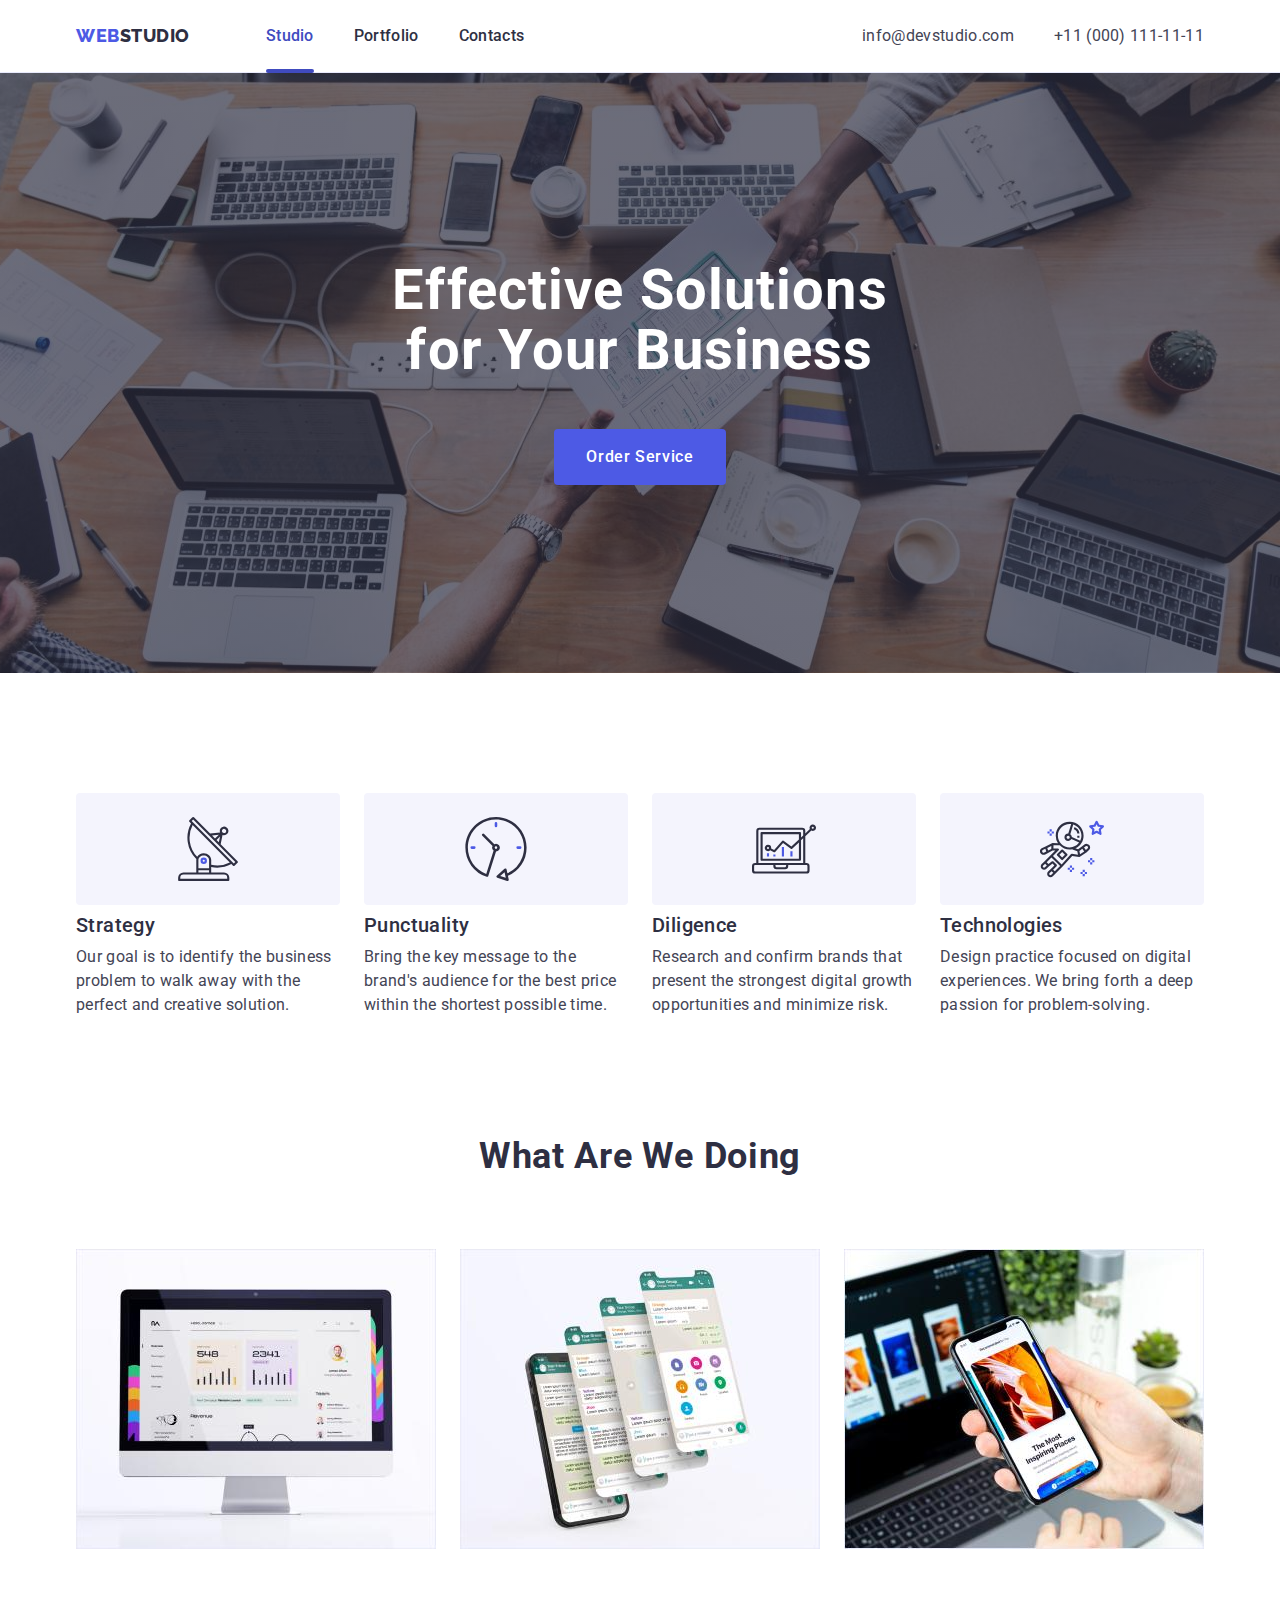
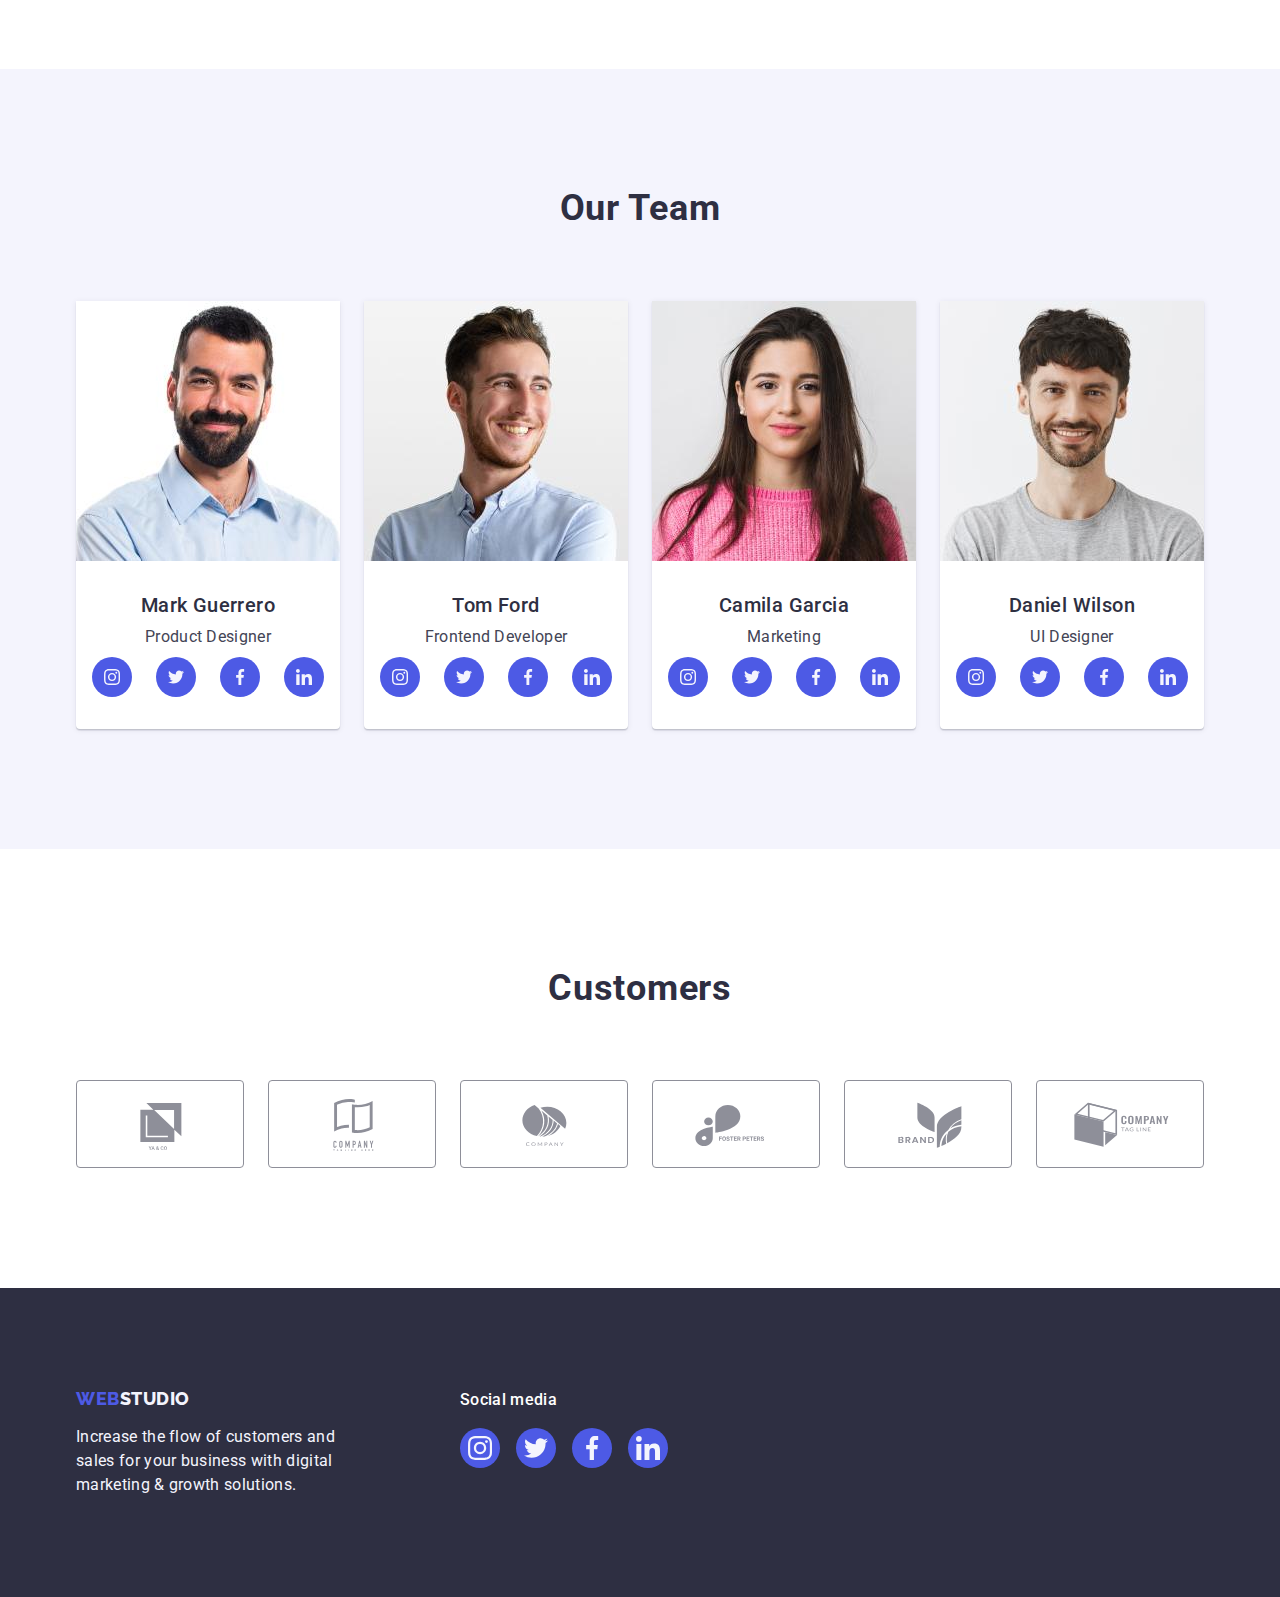
<file: index.html>
<!DOCTYPE html>
<html lang="en">
  <head>
    <meta charset="UTF-8" />
    <meta http-equiv="X-UA-Compatible" content="IE=edge" />
    <meta name="viewport" content="width=device-width, initial-scale=1.0" />
    <title>Studio</title>

    <link rel="preconnect" href="https://fonts.googleapis.com" />
    <link rel="preconnect" href="https://fonts.gstatic.com" crossorigin />
    <link
      href="https://fonts.googleapis.com/css2?family=Raleway:wght@800&family=Roboto:wght@400;500;700&display=swap"
      rel="stylesheet"
    />
    <link rel="stylesheet" href="./css/modern-normalize.min.css" />
    <link rel="stylesheet" href="./css/styles.css" />
  </head>
  <body>
    <!-- Header section -->
    <header class="header">
      <div class="header-container container">
        <nav class="header-nav">
          <a class="header-nav-logo link" href="./index.html"
            >Web<span class="dark-logo">Studio</span>
          </a>

          <ul class="header-nav-list list">
            <li class="header-nav-item"
              ><a href="./index.html" class="nav-link link active">Studio</a></li
            >
            <li class="header-nav-item"
              ><a class="nav-link link" href="./portfolio.html">Portfolio</a></li
            >
            <li class="header-nav-item"><a class="nav-link link" href="">Contacts</a></li>
          </ul>
        </nav>
        <address class="header-contacts">
          <ul class="header-contacts-list list">
            <li class="header-contacts-item"
              ><a class="contact-link link" href="mailto:info@devstudio.com"
                >info@devstudio.com</a
              ></li
            >
            <li class="header-contacts-item"
              ><a class="contact-link link" href="tel:+110001111111">+11 (000) 111-11-11</a></li
            >
          </ul>
        </address>
      </div>
    </header>

    <main>
      <!-- Hero section -->
      <section class="hero">
        <div class="hero-container container">
          <h1 class="main-title">Effective Solutions for Your Business </h1>
          <button type="button" class="btn" data-modal-open>Order Service</button>
        </div>
      </section>
      <!-- Advantages section -->
      <section class="advantages">
        <div class="advantages-container container">
          <h2 class="visually-hidden dvantages-title">Our advantages</h2>
          <ul class="advantages-list list">
            <li class="advantage-item">
              <div class="icons-container">
                <svg class="advantages-icons" width="64" height="64">
                  <use href="./images/icons.svg#icon-antenna"></use>
                </svg>
              </div>
              <h3 class="subtitle">Strategy</h3>
              <p class="desc">
                Our goal is to identify the business problem to walk away with the perfect and
                creative solution.
              </p>
            </li>
            <li class="advantage-item">
              <div class="icons-container">
                <svg class="advantages-icons" width="64" height="64">
                  <use href="./images/icons.svg#icon-clock"></use>
                </svg>
              </div>
              <h3 class="subtitle">Punctuality</h3>
              <p class="desc">
                Bring the key message to the brand's audience for the best price within the shortest
                possible time.
              </p>
            </li>
            <li class="advantage-item">
              <div class="icons-container">
                <svg class="advantages-icons" width="64" height="64">
                  <use href="./images/icons.svg#icon-diagram"></use>
                </svg>
              </div>
              <h3 class="subtitle">Diligence</h3>
              <p class="desc">
                Research and confirm brands that present the strongest digital growth opportunities
                and minimize risk.
              </p>
            </li>
            <li class="advantage-item">
              <div class="icons-container">
                <svg class="advantages-icons" width="64" height="64">
                  <use href="./images/icons.svg#icon-astronaut"></use>
                </svg>
              </div>
              <h3 class="subtitle">Technologies</h3>
              <p class="desc">
                Design practice focused on digital experiences. We bring forth a deep passion for
                problem-solving.
              </p>
            </li>
          </ul>
        </div>
      </section>
      <!-- Works section -->
      <section class="works-section">
        <div class="container">
          <h2 class="title">What are we doing</h2>
          <ul class="works-list list">
            <li class="works-item">
              <img class="works-img" src="./images/works/img1.jpg" alt="Computer" width="360" />
            </li>
            <li class="works-item">
              <img class="works-img" src="./images/works/img2.jpg" alt="Phones" width="360" />
            </li>
            <li class="works-item">
              <img
                class="works-img"
                src="./images/works/img3.jpg"
                alt="Laptop and phone"
                width="360"
              />
            </li>
          </ul>
        </div>
      </section>
      <!-- Team section -->
      <section class="team">
        <div class="team-container container">
          <h2 class="title">Our Team</h2>
          <ul class="team-list list">
            <li class="team-item">
              <img
                class="team-img"
                src="./images/team/img4.jpg"
                alt="Mark Guerrero. Product Designer"
                width="264"
              />
              <div class="team-name">
                <h3 class="subtitle">Mark Guerrero</h3>
                <p class="team-desc desc">Product Designer</p>
                <ul class="socials list">
                  <li class="socials-item">
                    <a class="socials-link link" href="" target="_blank" rel="noopener noreferrer">
                      <svg class="social-icons" width="16" height="16">
                        <use href="./images/icons.svg#icon-instagram"></use>
                      </svg>
                    </a>
                  </li>
                  <li class="socials-item">
                    <a class="socials-link link" href="" target="_blank" rel="noopener noreferrer">
                      <svg class="social-icons" width="16" height="16">
                        <use href="./images/icons.svg#icon-twitter"></use>
                      </svg>
                    </a>
                  </li>
                  <li class="socials-item">
                    <a class="socials-link link" href="" target="_blank" rel="noopener noreferrer">
                      <svg class="social-icons" width="16" height="16">
                        <use href="./images/icons.svg#icon-facebook"></use>
                      </svg>
                    </a>
                  </li>
                  <li class="socials-item">
                    <a class="socials-link link" href="" target="_blank" rel="noopener noreferrer">
                      <svg class="social-icons" width="16" height="16">
                        <use href="./images/icons.svg#icon-linkedin"></use>
                      </svg>
                    </a>
                  </li>
                </ul>
              </div>
            </li>
            <li class="team-item">
              <img
                class="team-img"
                src="./images/team/img5.jpg"
                alt="Tom Ford. Frontend Developer"
                width="264"
              />
              <div class="team-name">
                <h3 class="subtitle">Tom Ford</h3>
                <p class="team-desc desc">Frontend Developer</p>
                <ul class="socials list">
                  <li class="socials-item">
                    <a class="socials-link link" href="" target="_blank" rel="noopener noreferrer">
                      <svg class="social-icons" width="16" height="16">
                        <use href="./images/icons.svg#icon-instagram"></use>
                      </svg>
                    </a>
                  </li>
                  <li class="socials-item">
                    <a class="socials-link link" href="" target="_blank" rel="noopener noreferrer">
                      <svg class="social-icons" width="16" height="16">
                        <use href="./images/icons.svg#icon-twitter"></use>
                      </svg>
                    </a>
                  </li>
                  <li class="socials-item">
                    <a class="socials-link link" href="" target="_blank" rel="noopener noreferrer">
                      <svg class="social-icons" width="16" height="16">
                        <use href="./images/icons.svg#icon-facebook"></use>
                      </svg>
                    </a>
                  </li>
                  <li class="socials-item">
                    <a class="socials-link link" href="" target="_blank" rel="noopener noreferrer">
                      <svg class="social-icons" width="16" height="16">
                        <use href="./images/icons.svg#icon-linkedin"></use>
                      </svg>
                    </a>
                  </li>
                </ul>
              </div>
            </li>
            <li class="team-item">
              <img
                class="team-img"
                src="./images/team/img6.jpg"
                alt="Camila Garcia. Marketing"
                width="264"
              />
              <div class="team-name">
                <h3 class="subtitle">Camila Garcia</h3>
                <p class="team-desc desc">Marketing</p>
                <ul class="socials list">
                  <li class="socials-item">
                    <a class="socials-link link" href="" target="_blank" rel="noopener noreferrer">
                      <svg class="social-icons" width="16" height="16">
                        <use href="./images/icons.svg#icon-instagram"></use>
                      </svg>
                    </a>
                  </li>
                  <li class="socials-item">
                    <a class="socials-link link" href="" target="_blank" rel="noopener noreferrer">
                      <svg class="social-icons" width="16" height="16">
                        <use href="./images/icons.svg#icon-twitter"></use>
                      </svg>
                    </a>
                  </li>
                  <li class="socials-item">
                    <a class="socials-link link" href="" target="_blank" rel="noopener noreferrer">
                      <svg class="social-icons" width="16" height="16">
                        <use href="./images/icons.svg#icon-facebook"></use>
                      </svg>
                    </a>
                  </li>
                  <li class="socials-item">
                    <a class="socials-link link" href="" target="_blank" rel="noopener noreferrer">
                      <svg class="social-icons" width="16" height="16">
                        <use href="./images/icons.svg#icon-linkedin"></use>
                      </svg>
                    </a>
                  </li>
                </ul>
              </div>
            </li>
            <li class="team-item">
              <img
                class="team-img"
                src="./images/team/img7.jpg"
                alt="Daniel Wilson. UI Designer"
                width="264"
              />
              <div class="team-name">
                <h3 class="subtitle">Daniel Wilson</h3>
                <p class="team-desc desc">UI Designer</p>
                <ul class="socials list">
                  <li class="socials-item">
                    <a class="socials-link link" href="" target="_blank" rel="noopener noreferrer">
                      <svg class="social-icons" width="16" height="16">
                        <use href="./images/icons.svg#icon-instagram"></use>
                      </svg>
                    </a>
                  </li>
                  <li class="socials-item">
                    <a class="socials-link link" href="" target="_blank" rel="noopener noreferrer">
                      <svg class="social-icons" width="16" height="16">
                        <use href="./images/icons.svg#icon-twitter"></use>
                      </svg>
                    </a>
                  </li>
                  <li class="socials-item">
                    <a class="socials-link link" href="" target="_blank" rel="noopener noreferrer">
                      <svg class="social-icons" width="16" height="16">
                        <use href="./images/icons.svg#icon-facebook"></use>
                      </svg>
                    </a>
                  </li>
                  <li class="socials-item">
                    <a class="socials-link link" href="" target="_blank" rel="noopener noreferrer">
                      <svg class="social-icons" width="16" height="16">
                        <use href="./images/icons.svg#icon-linkedin"></use>
                      </svg>
                    </a>
                  </li>
                </ul>
              </div>
            </li>
          </ul>
        </div>
      </section>

      <!-- Customers section -->
      <section class="customers">
        <div class="customers-container container">
          <h2 class="customers-title title">Customers</h2>
          <ul class="customers-list list">
            <li class="customers-item">
              <a class="customers-link link" href="">
                <svg class="customers-icons" width="104" height="56">
                  <use href="./images/icons.svg#icon-logo"></use>
                </svg>
              </a>
            </li>
            <li class="customers-item">
              <a class="customers-link link" href="">
                <svg class="customers-icons" width="104" height="56">
                  <use href="./images/icons.svg#icon-logo2"></use>
                </svg>
              </a>
            </li>
            <li class="customers-item">
              <a class="customers-link link" href="">
                <svg class="customers-icons" width="104" height="56">
                  <use href="./images/icons.svg#icon-logo3"></use>
                </svg>
              </a>
            </li>
            <li class="customers-item">
              <a class="customers-link link" href="">
                <svg class="customers-icons" width="104" height="56">
                  <use href="./images/icons.svg#icon-logo4"></use>
                </svg>
              </a>
            </li>
            <li class="customers-item">
              <a class="customers-link link" href="">
                <svg class="customers-icons" width="104" height="56">
                  <use href="./images/icons.svg#icon-logo5"></use>
                </svg>
              </a>
            </li>
            <li class="customers-item">
              <a class="customers-link link" href="">
                <svg class="customers-icons" width="104" height="56">
                  <use href="./images/icons.svg#icon-logo6"></use>
                </svg>
              </a>
            </li>
          </ul>
        </div>
      </section>
    </main>
    <!-- Footer section -->
    <footer class="footer">
      <div class="footer-container container">
        <div class="logo-container">
          <a class="footer-logo link" href="./index.html"
            >Web<span class="light-logo">Studio</span></a
          >
          <p class="footer-desc">
            Increase the flow of customers and sales for your business with digital marketing &
            growth solutions.
          </p></div
        >
        <div class="media-container">
          <p class="media-title">Social media</p>
          <ul class="media-list list">
            <li class="media-item">
              <a class="media-link link" href="" target="_blank" rel="noopener noreferrer">
                <svg class="media-icons" width="24" height="24">
                  <use href="./images/icons.svg#icon-instagram"></use>
                </svg>
              </a>
            </li>
            <li class="media-item">
              <a class="media-link link" href="" target="_blank" rel="noopener noreferrer">
                <svg class="media-icons" width="24" height="24">
                  <use href="./images/icons.svg#icon-twitter"></use>
                </svg> </a
            ></li>
            <li class="media-item">
              <a class="media-link link" href="" target="_blank" rel="noopener noreferrer">
                <svg class="media-icons" width="24" height="24">
                  <use href="./images/icons.svg#icon-facebook"></use>
                </svg> </a
            ></li>
            <li class="media-item">
              <a class="media-link link" href="" target="_blank" rel="noopener noreferrer">
                <svg class="media-icons" width="24" height="24">
                  <use href="./images/icons.svg#icon-linkedin"></use>
                </svg> </a
            ></li>
          </ul>
        </div>
      </div>
    </footer>

    <!-- Modal window -->
    <div class="backdrop is-hidden" data-modal>
      <div class="modal">
        <button type="button" class="modal-close-btn" data-modal-close>
          <svg class="modal-close-icon" width="8" height="8">
            <use href="./images/icons.svg#icon-close-black"></use>
          </svg>
        </button>
      </div>
    </div>
    <script src="./js/modal.js"></script>
  </body>
</html>
</file>
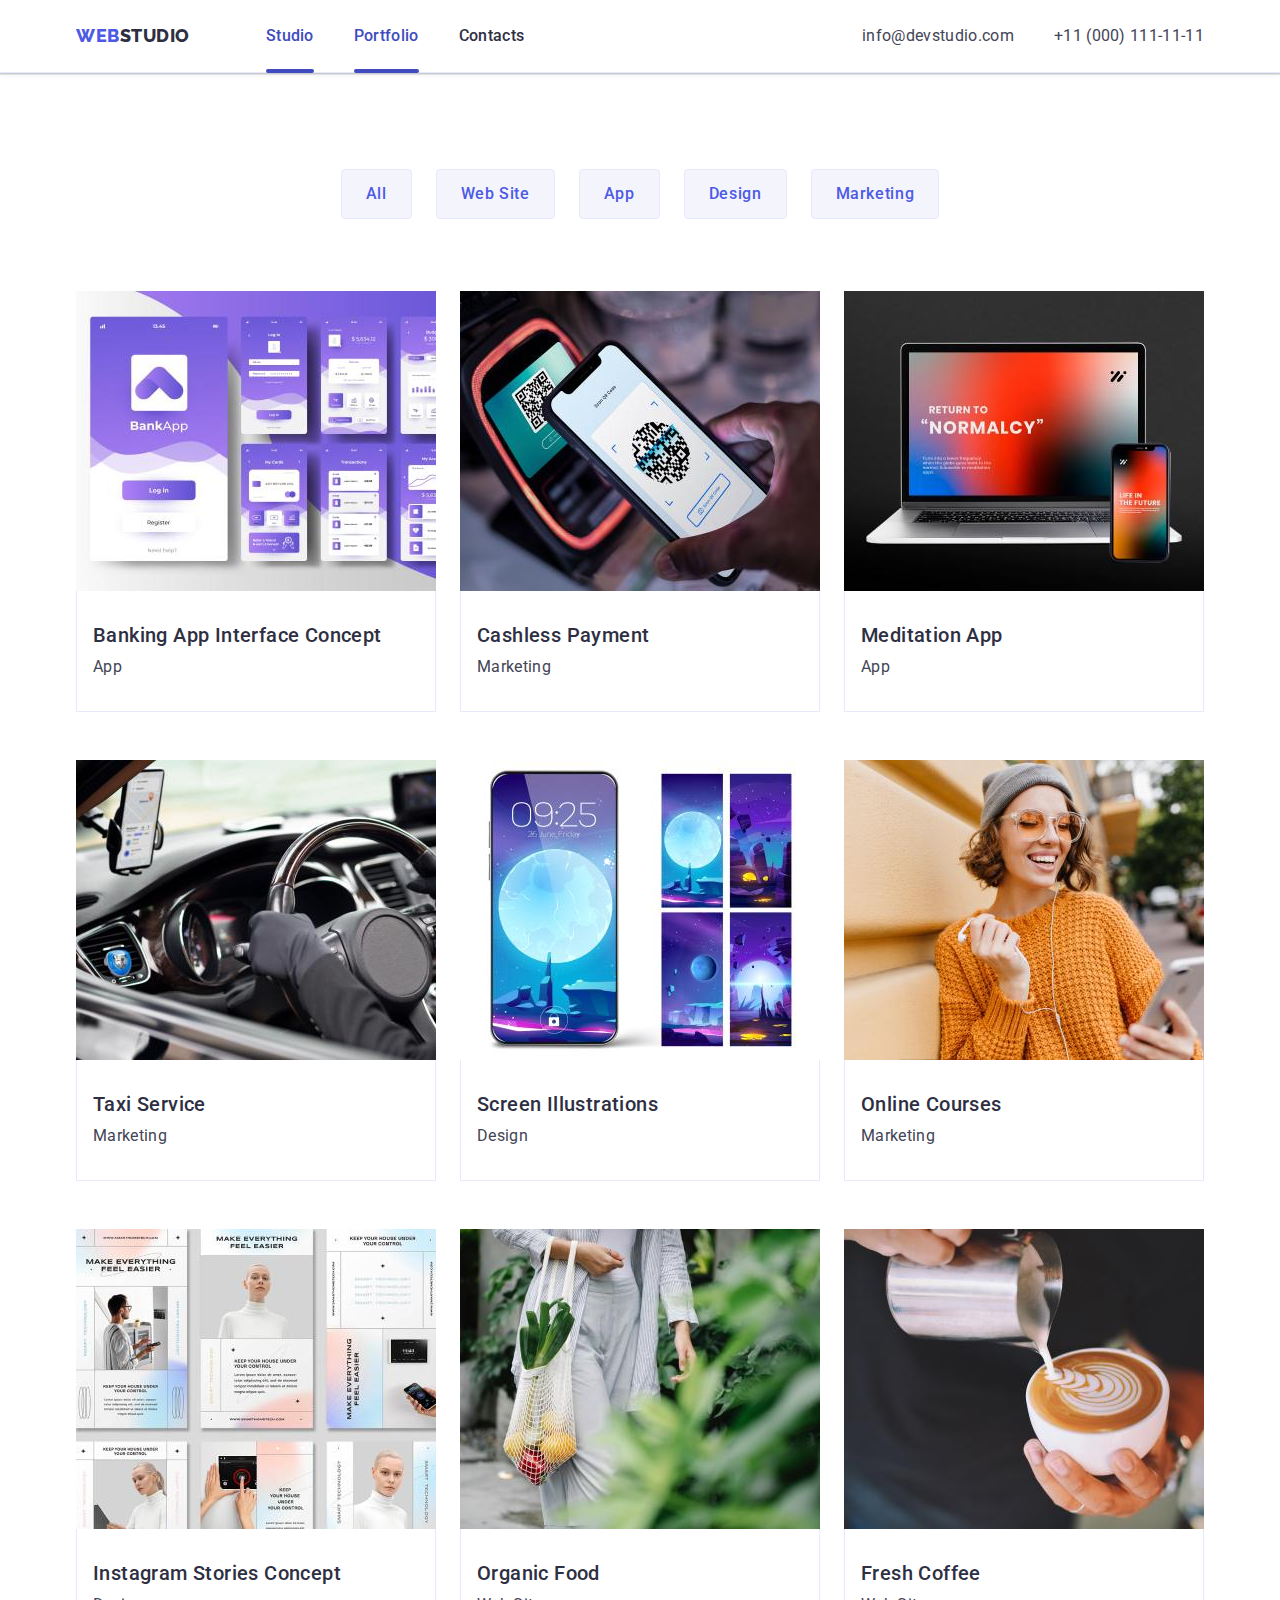
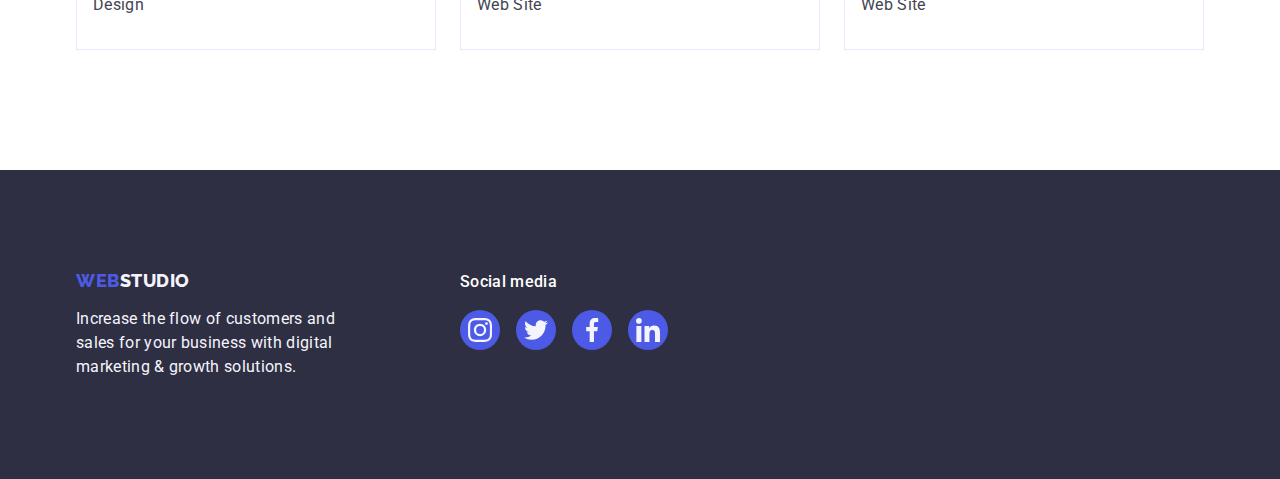
<file: portfolio.html>
<!DOCTYPE html>
<html lang="en">
  <head>
    <meta charset="UTF-8" />
    <meta http-equiv="X-UA-Compatible" content="IE=edge" />
    <meta name="viewport" content="width=device-width, initial-scale=1.0" />
    <title>Portfolio</title>

    <link rel="preconnect" href="https://fonts.googleapis.com" />
    <link rel="preconnect" href="https://fonts.gstatic.com" crossorigin />
    <link
      href="https://fonts.googleapis.com/css2?family=Raleway:wght@800&family=Roboto:wght@400;500;700&display=swap"
      rel="stylesheet"
    />
    <link rel="stylesheet" href="./css/modern-normalize.min.css" />
    <link rel="stylesheet" href="./css/styles.css" />
  </head>
  <body>
    <!-- Header section -->
    <header class="header">
      <div class="header-container container">
        <nav class="header-nav">
          <a class="header-nav-logo link" href="./index.html"
            >Web<span class="dark-logo">Studio</span>
          </a>

          <ul class="header-nav-list list">
            <li class="header-nav-item"
              ><a class="nav-link link active" href="./index.html">Studio</a></li
            >
            <li class="header-nav-item"
              ><a class="nav-link link active" href="./portfolio.html">Portfolio</a></li
            >
            <li class="header-nav-item"><a class="nav-link link" href="">Contacts</a></li>
          </ul>
        </nav>
        <address class="header-contacts">
          <ul class="header-contacts-list list">
            <li class="header-contacts-item"
              ><a class="contact-link link" href="mailto:info@devstudio.com"
                >info@devstudio.com</a
              ></li
            >
            <li class="header-contacts-item"
              ><a class="contact-link link" href="tel:+110001111111">+11 (000) 111-11-11</a></li
            >
          </ul>
        </address>
      </div>
    </header>

    <main>
      <section class="portfolio">
        <div class="container">
          <h1 hidden>Portfolio</h1>
          <!-- Filters -->
          <ul class="filters-list list">
            <li class="filter-item"><button class="filter-btn" type="button">All</button></li>
            <li class="filter-item"><button class="filter-btn" type="button">Web Site</button></li>
            <li class="filter-item"><button class="filter-btn" type="button">App</button></li>
            <li class="filter-item"><button class="filter-btn" type="button">Design</button></li>
            <li class="filter-item"><button class="filter-btn" type="button">Marketing</button></li>
          </ul>
          <!-- Portfolio -->
          <ul class="portfolio-list list">
            <li class="portfollio-item">
              <a class="portfolio-link link" href="">
                <div class="portfolio-thumb">
                  <img
                    class="portfolio-img"
                    src="./images/portfolio/img8.jpg"
                    alt="Banking App Interface Concept"
                    height="300"
                    width="360"
                  />
                  <!-- <div class="portfolio-overlay"> -->
                  <p class="overlay-text"
                    >14 Stylish and User-Friendly App Design Concepts · Task Manager App · Calorie
                    Tracker App · Exotic Fruit Ecommerce App · Cloud Storage App</p
                  >
                  <!-- </div> -->
                </div>
                <div class="portfolio-project">
                  <h2 class="portfolio-subtitle subtitle">Banking App Interface Concept</h2>
                  <p class="portfolio-desc">App</p>
                </div>
              </a>
            </li>
            <li class="portfollio-item">
              <a class="portfolio-link link" href="">
                <div class="portfolio-thumb">
                  <img
                    class="portfolio-img"
                    src="./images/portfolio/img9.jpg"
                    alt="Cashless Payment"
                    height="300"
                    width="360"
                  />
                  <!-- <div class="portfolio-overlay"> -->
                  <p class="overlay-text"
                    >14 Stylish and User-Friendly App Design Concepts · Task Manager App · Calorie
                    Tracker App · Exotic Fruit Ecommerce App · Cloud Storage App</p
                  >
                  <!-- </div> -->
                </div>

                <div class="portfolio-project">
                  <h2 class="portfolio-subtitle subtitle">Cashless Payment</h2>
                  <p class="portfolio-desc">Marketing</p>
                </div></a
              >
            </li>
            <li class="portfollio-item">
              <a class="portfolio-link link" href="">
                <div class="portfolio-thumb"
                  ><img
                    class="portfolio-img"
                    src="./images/portfolio/img10.jpg"
                    alt="Meditation App"
                    height="300"
                    width="360"
                  />
                  <!-- <div class="portfolio-overlay"> -->
                  <p class="overlay-text"
                    >14 Stylish and User-Friendly App Design Concepts · Task Manager App · Calorie
                    Tracker App · Exotic Fruit Ecommerce App · Cloud Storage App</p
                  >
                  <!-- </div> -->
                </div>
                <div class="portfolio-project">
                  <h2 class="portfolio-subtitle subtitle">Meditation App</h2>
                  <p class="portfolio-desc">App</p>
                </div>
              </a>
            </li>
            <li class="portfollio-item">
              <a class="portfolio-link link" href="">
                <div class="portfolio-thumb"
                  ><img
                    class="portfolio-img"
                    src="./images/portfolio/img11.jpg"
                    alt="Taxi Service"
                    height="300"
                    width="360"
                  />
                  <!-- <div class="portfolio-overlay"> -->
                  <p class="overlay-text"
                    >14 Stylish and User-Friendly App Design Concepts · Task Manager App · Calorie
                    Tracker App · Exotic Fruit Ecommerce App · Cloud Storage App</p
                  >
                  <!-- </div> -->
                </div>
                <div class="portfolio-project">
                  <h2 class="portfolio-subtitle subtitle">Taxi Service</h2>
                  <p class="portfolio-desc">Marketing</p>
                </div>
              </a>
            </li>
            <li class="portfollio-item">
              <a class="portfolio-link link" href="">
                <div class="portfolio-thumb">
                  <img
                    class="portfolio-img"
                    src="./images/portfolio/img12.jpg"
                    alt="Screen Illustrations"
                    height="300"
                    width="360"
                  />
                  <!-- <div class="portfolio-overlay"> -->
                  <p class="overlay-text"
                    >14 Stylish and User-Friendly App Design Concepts · Task Manager App · Calorie
                    Tracker App · Exotic Fruit Ecommerce App · Cloud Storage App</p
                  >
                  <!-- </div> -->
                </div>
                <div class="portfolio-project">
                  <h2 class="portfolio-subtitle subtitle">Screen Illustrations</h2>
                  <p class="portfolio-desc">Design</p></div
                ></a
              >
            </li>
            <li class="portfollio-item">
              <a class="portfolio-link link" href="">
                <div class="portfolio-thumb"
                  ><img
                    class="portfolio-img"
                    src="./images/portfolio/img13.jpg"
                    alt="Online Courses"
                    height="300"
                    width="360"
                  />
                  <!-- <div class="portfolio-overlay"> -->
                  <p class="overlay-text"
                    >14 Stylish and User-Friendly App Design Concepts · Task Manager App · Calorie
                    Tracker App · Exotic Fruit Ecommerce App · Cloud Storage App</p
                  >
                  <!-- </div> -->
                </div>
                <div class="portfolio-project">
                  <h2 class="portfolio-subtitle subtitle">Online Courses</h2>
                  <p class="portfolio-desc">Marketing</p></div
                ></a
              >
            </li>
            <li class="portfollio-item">
              <a class="portfolio-link link" href="">
                <div class="portfolio-thumb"
                  ><img
                    class="portfolio-img"
                    src="./images/portfolio/img14.jpg"
                    alt="Instagram Stories Concept"
                    height="300"
                    width="360"
                  />
                  <!-- <div class="portfolio-overlay"> -->
                  <p class="overlay-text"
                    >14 Stylish and User-Friendly App Design Concepts · Task Manager App · Calorie
                    Tracker App · Exotic Fruit Ecommerce App · Cloud Storage App</p
                  >
                  <!-- </div> -->
                </div>
                <div class="portfolio-project">
                  <h2 class="portfolio-subtitle subtitle">Instagram Stories Concept</h2>
                  <p class="portfolio-desc">Design</p>
                </div></a
              >
            </li>
            <li class="portfollio-item">
              <a class="portfolio-link link" href="">
                <div class="portfolio-thumb"
                  ><img
                    class="portfolio-img"
                    src="./images/portfolio/img15.jpg"
                    alt="Organic Food"
                    height="300"
                    width="360"
                  />
                  <!-- <div class="portfolio-overlay"> -->
                  <p class="overlay-text"
                    >14 Stylish and User-Friendly App Design Concepts · Task Manager App · Calorie
                    Tracker App · Exotic Fruit Ecommerce App · Cloud Storage App</p
                  >
                  <!-- </div> -->
                </div>
                <div class="portfolio-project">
                  <h2 class="portfolio-subtitle subtitle">Organic Food</h2>
                  <p class="portfolio-desc">Web Site</p>
                </div></a
              >
            </li>
            <li class="portfollio-item">
              <a class="portfolio-link link" href="">
                <div class="portfolio-thumb"
                  ><img
                    class="portfolio-img"
                    src="./images/portfolio/img16.jpg"
                    alt="Fresh Coffee"
                    height="300"
                    width="360"
                  />
                  <!-- <div class="portfolio-overlay"> -->
                  <p class="overlay-text"
                    >14 Stylish and User-Friendly App Design Concepts · Task Manager App · Calorie
                    Tracker App · Exotic Fruit Ecommerce App · Cloud Storage App</p
                  >
                  <!-- </div> -->
                </div>
                <div class="portfolio-project">
                  <h2 class="portfolio-subtitle subtitle">Fresh Coffee</h2>
                  <p class="portfolio-desc">Web Site</p>
                </div>
              </a>
            </li>
          </ul>
        </div>
      </section>
    </main>
    <footer class="footer">
      <div class="footer-container container">
        <div class="logo-container">
          <a class="footer-logo link" href="./index.html"
            >Web<span class="light-logo">Studio</span></a
          >
          <p class="footer-desc">
            Increase the flow of customers and sales for your business with digital marketing &
            growth solutions.
          </p></div
        >
        <div class="media-container">
          <p class="media-title">Social media</p>
          <ul class="media-list list">
            <li class="media-item">
              <a class="media-link link" href="" target="_blank" rel="noopener noreferrer">
                <svg class="media-icons" width="24" height="24">
                  <use href="./images/icons.svg#icon-instagram"></use>
                </svg>
              </a>
            </li>
            <li class="media-item">
              <a class="media-link link" href="" target="_blank" rel="noopener noreferrer">
                <svg class="media-icons" width="24" height="24">
                  <use href="./images/icons.svg#icon-twitter"></use>
                </svg> </a
            ></li>
            <li class="media-item">
              <a class="media-link link" href="" target="_blank" rel="noopener noreferrer">
                <svg class="media-icons" width="24" height="24">
                  <use href="./images/icons.svg#icon-facebook"></use>
                </svg> </a
            ></li>
            <li class="media-item">
              <a class="media-link link" href="" target="_blank" rel="noopener noreferrer">
                <svg class="media-icons" width="24" height="24">
                  <use href="./images/icons.svg#icon-linkedin"></use>
                </svg> </a
            ></li>
          </ul>
        </div>
      </div>
    </footer>
  </body>
</html>
</file>
<file: css/styles.css>
/**
  |============================
  | Root styles
  |============================
*/
:root {
    /* Colors */
    --color-iris: #4d5ae5;
    --color-ocean: #404bbf;
    --color-navy-blue: #2e2f42;
    --color-green: #31d0aa;
    --color-slate: #434455;
    --color-light-slate: #8e8f99;
    --color-cornflower: #e7e9fc;
    --color-cloud: #f4f4fd;
    --color-white: #ffffff;
    --color-dairy: #fcfcfc;
    --color-bgd: #2e2f42;

    /* Fonts */
    --primary-font: 'Roboto', sans-serif;
    --secondary-font: 'Raleway', sans-serif;
}

/**
  |============================
  | Base styles
  |============================
*/
body {
    color: var(--color-slate);
    background-color: var(--color-white);
    font-size: 16px;
    font-family: "Roboto", sans-serif;
    line-height: 1.5;
    letter-spacing: 0.02em;
}

.container {
    width: 1158px;
    margin: 0 auto;
    padding: 0 15px;
}

/* reset start */
h1,
h2,
h3,
h4,
h5,
h6,
ul,
p {
    margin: 0;
}

img {
    display: block;
    max-width: 100%;
    height: auto;
}

button {
    cursor: pointer;
}

.list {
    list-style: none;
    margin: 0;
    padding: 0;
}

.link {
    text-decoration: none;
}

.visually-hidden {
    position: absolute;
    width: 1px;
    height: 1px;
    margin: -1px;
    border: 0;
    padding: 0;
    white-space: nowrap;
    clip-path: inset(100%);
    clip: rect(0 0 0 0);
    overflow: hidden;
}

/**
  |============================
  | Header styles
  |============================
*/
.header {
    border-bottom: 1px solid #e7e9fc;
    box-shadow: 0px 2px 1px rgba(46, 47, 66, 0.08), 0px 1px 1px rgba(46, 47, 66, 0.16), 0px 1px 6px rgba(46, 47, 66, 0.08);
}

.header-container {
    display: flex;
    align-items: center;
}

.header-nav {
    display: flex;
    align-items: center;
    margin-right: auto;
}

.header-nav-logo {
    color: var(--color-iris);
    font-family: var(--secondary-font);
    font-weight: 800;
    font-size: 18px;
    line-height: 1.17;
    letter-spacing: 0.03em;
    text-transform: uppercase;
    text-decoration: none;
    margin-right: 76px;
    align-items: center;
}

.dark-logo {
    color: var(--color-navy-blue);
}

.header-nav-list {
    display: flex;
    align-items: center;
    gap: 40px;
}

.header-nav-item {
    position: relative;
}

.nav-link {
    display: block;
    padding: 24px 0;
    font-weight: 500;
    font-style: normal;
    color: var(--color-navy-blue);
    position: relative;
    transition: color 250ms cubic-bezier(0.4, 0, 0.2, 1);
}

.nav-link.active {
    color: var(--color-ocean);
}

.nav-link::after {
    content: '';
    display: block;
    position: absolute;
    bottom: 0;
    left: 0;
    bottom: -1px;
    width: 100%;
    height: 4px;
    border-radius: 2px;
}

.nav-link.active::after {
    background: var(--color-ocean);
}

.nav-link:hover,
.nav-link:focus {
    color: var(--color-ocean);
}

.header-contacts {
    font-style: normal;
    color: var(--color-slate);
}

.header-contacts-list {
    display: flex;
    margin-right: auto;
    gap: 40px;
}

.contact-link {
    display: block;
    padding: 24px 0;
    font-weight: 400;
    font-style: normal;
    color: var(--color-slate);
    transition: color 250ms cubic-bezier(0.4, 0, 0.2, 1);
}

.contact-link:hover,
.contact-link:focus {
    color: var(--color-ocean);
}

/**
  |============================
  | Hero styles
  |============================
*/
.hero {
    max-width: 1440px;
    margin-left: auto;
    margin-right: auto;
    background-color: var(--color-bgd);
    background-image: linear-gradient(rgba(46, 47, 66, 0.7), rgba(46, 47, 66, 0.7)), url(../images/hero/img17.jpg);
    background-repeat: no-repeat;
    background-position: center;
    background-size: cover;
    padding-top: 188px;
    padding-bottom: 188px;
    text-align: center;
}

.main-title {
    font-weight: 700;
    font-size: 56px;
    line-height: 1.07;
    letter-spacing: 0.02em;
    color: var(--color-white);
    max-width: 496px;
    margin-top: 0;
    margin-bottom: 48px;
    margin-left: auto;
    margin-right: auto;
}

.btn {
    min-width: 169px;
    height: 56px;
    padding: 16px 32px;
    border-radius: 4px;
    font-weight: 500;
    font-family: inherit;
    font-size: 16px;
    line-height: 1.5;
    letter-spacing: 0.04em;
    color: var(--color-white);
    background-color: var(--color-iris);
    display: block;
    margin: auto;
    border: none;
    transition: background-color 250ms cubic-bezier(0.4, 0, 0.2, 1);
}

.btn:hover,
.btn:focus {
    background-color: var(--color-ocean);
}

/**
  |============================
  | Advantages styles
  |============================
*/
.advantages {
    padding: 120px 0;
}

.advantages-list {
    display: flex;
    align-items: baseline;
}

.advantage-item {
    width: 264px;
}

.advantage-item:not(:last-child) {
    margin-right: 24px;
}

.subtitle {
    font-weight: 500;
    font-size: 20px;
    line-height: 1.2;
    letter-spacing: 0.02em;
    color: var(--color-navy-blue);
    margin-bottom: 8px;
}

.desc {
    color: var(--color-slate);
}

.icons-container {
    display: flex;
    align-items: center;
    justify-content: center;
    margin-bottom: 8px;
    height: 112px;
    background: #F4F4FD;
    border-radius: 4px;
}

/*  

     */
/**
  |============================
  | Works styles
  |============================
*/
.title {
    color: var(--color-navy-blue);
    font-weight: 700;
    font-size: 36px;
    line-height: 1.11;
    text-align: center;
    text-transform: capitalize;
    letter-spacing: 0.02em;
    margin-top: 0;
    margin-bottom: 72px;
}

.works-list {
    display: flex;
    align-items: center;
}

.works-section {
    padding-bottom: 120px;
}

.works-item:not(:last-child) {
    margin-right: 24px;
}

/**
  |============================
  | Team styles
  |============================
*/
.team {
    background-color: var(--color-cloud);
    padding: 120px 0;
}

.team-list {
    display: flex;
    align-items: center;
}

.team-item {
    background-color: var(--color-white);
    box-shadow: 0px 1px 6px rgba(46, 47, 66, 0.08), 0px 1px 1px rgba(46, 47, 66, 0.16), 0px 2px 1px rgba(46, 47, 66, 0.08);
    border-radius: 0px 0px 4px 4px;
}

.team-item:not(:last-child) {
    margin-right: 24px;
}

.team-img {}

.team-desc {
    margin-bottom: 8px;
}

.team-name {
    padding: 32px 0;
    text-align: center;
    border-radius: 0px 0px 4px 4px;
}

/* Social icons */

.socials {
    display: flex;
    justify-content: center;
    align-items: center;
    gap: 24px;
}


.socials-item {}

.socials-link {
    display: flex;
    justify-content: center;
    align-items: center;
    width: 40px;
    height: 40px;
    border-radius: 50%;
    background-color: var(--color-iris);
    transition: background-color 250ms cubic-bezier(0.4, 0, 0.2, 1);
}

.social-icons {
    fill: var(--color-cloud);
}

.socials-link:hover {
    background-color: var(--color-ocean);
}

.socials-link:focus {
    background-color: var(--color-ocean);
}

/**
  |============================
  | Customers styles
  |============================
*/

.customers {
    padding: 120px 0;
}

.customers-title {
    line-height: 1.1;
}

.customers-list {
    display: flex;
    justify-content: center;
    gap: 24px;
    flex-direction: row;
    align-items: flex-start;
    padding: 0px;
}

.customers-link {
    display: flex;
    justify-content: center;
    align-items: center;
    color: var(--color-light-slate);
    border: 1px solid var(--color-light-slate);
    border-radius: 4px;
    width: 168px;
    height: 88px;
    fill: var(--color-light-slate);
    transition: border-color 250ms cubic-bezier(0.4, 0, 0.2, 1), color 250ms cubic-bezier(0.4, 0, 0.2, 1);
}

.customers-icons {
    fill: currentColor;
}

.customers-link:hover .customers-icons {
    fill: var(--color-ocean);
}

.customers-link:focus .customers-icons {
    fill: var(--color-ocean);
}

.customers-link:hover {
    border-color: var(--color-ocean);
}

.customers-link:focus {
    border-color: var(--color-ocean);
}

.customers-link:hover {
    color: var(--color-ocean);
}

.customers-link:focus {
    color: var(--color-ocean);
}

/**
  |============================
  | Footer styles
  |============================
*/
.footer {
    background-color: var(--color-bgd);
    padding-top: 100px;
    padding-bottom: 100px;
}

.footer-container {
    display: flex;
    align-items: baseline;
}

.logo-container {
    display: inline-block;
    margin-right: 120px;
}

.footer-logo {
    color: var(--color-iris);
    font-family: var(--secondary-font);
    font-weight: 800;
    font-size: 18px;
    line-height: 1.17;
    letter-spacing: 0.03em;
    text-transform: uppercase;
    text-decoration: none;
    display: inline-block;
    margin-bottom: 16px;
}

.light-logo {
    color: var(--color-cloud);
}

.footer-desc {
    color: var(--color-cloud);
    max-width: 264px;
}

.media-container {
    display: inline-block;
}

.media-title {
    font-weight: 500;
    font-size: 16px;
    line-height: 24px;
    letter-spacing: 0.02em;
    color: var(--color-white);
    margin-bottom: 16px;
}

.media-list {
    display: flex;
    align-items: center;
    gap: 16px;
}

/* Media icons */


.media-link {
    display: flex;
    justify-content: center;
    align-items: center;
    width: 40px;
    height: 40px;
    border-radius: 50%;
    background-color: var(--color-iris);
    transition: background-color 250ms cubic-bezier(0.4, 0, 0.2, 1);
}

.media-icons {
    fill: var(--color-cloud)
}

.media-link:hover {
    background-color: var(--color-green);
}

.media-link:focus {
    background-color: var(--color-green);
}

/**
  |============================
  | Portfolio styles
  |============================
*/

.portfolio {
    padding: 96px 0 120px 0;
}

.portfolio-title {}

.filters-list {
    display: flex;
    align-items: center;
    margin: auto;
    margin-bottom: 72px;
    justify-content: center;
}

.filter-item:not(:last-child) {
    margin-right: 24px;
}

.filter-item {}

.filter-btn {
    font-family: inherit;
    background-color: var(--color-cloud);
    font-weight: 500;
    font-size: 16px;
    line-height: 1.5;
    letter-spacing: 0.04em;
    color: var(--color-iris);
    cursor: pointer;
    border: 1px solid #E7E9FC;
    border-radius: 4px;
    display: block;
    margin: auto;
    padding: 12px 24px;
    transition: color 250ms cubic-bezier(0.4, 0, 0.2, 1), background-color 250ms cubic-bezier(0.4, 0, 0.2, 1), border-color 250ms cubic-bezier(0.4, 0, 0.2, 1), box-shadow 250ms cubic-bezier(0.4, 0, 0.2, 1);
}

.filter-btn:hover {
    background-color: var(--color-ocean);
    color: var(--color-white);
    border: 1px solid transparent;
    box-shadow: 0px 3px 1px rgba(0, 0, 0, 0.1), 0px 2px 1px rgba(0, 0, 0, 0.08), 0px 2px 2px rgba(0, 0, 0, 0.12);
}

.filter-btn:focus {
    background-color: var(--color-ocean);
    color: var(--color-white);
    border: 1px solid transparent;
    box-shadow: 0px 3px 1px rgba(0, 0, 0, 0.1), 0px 2px 1px rgba(0, 0, 0, 0.08), 0px 2px 2px rgba(0, 0, 0, 0.12);
}

.portfolio-list {
    display: flex;
    flex-wrap: wrap;
    column-gap: 24px;
    row-gap: 48px;
}

.portfolio-project {
    padding: 32px 16px;
    border-top: none;
    border-right: 1px solid #E7E9FC;
    border-bottom: 1px solid #E7E9FC;
    border-left: 1px solid #E7E9FC;
}

.portfolio-subtitle {
    margin-bottom: 8px;
}

.portfolio-link {
    display: block;
    transition: box-shadow 250ms cubic-bezier(0.4, 0, 0.2, 1);
    ;
}

.portfolio-link:hover {
    box-shadow: 0px 1px 6px rgba(46, 47, 66, 0.08), 0px 1px 1px rgba(46, 47, 66, 0.16), 0px 2px 1px rgba(46, 47, 66, 0.08);
}

.portfolio-link:focus {
    box-shadow: 0px 1px 6px rgba(46, 47, 66, 0.08), 0px 1px 1px rgba(46, 47, 66, 0.16), 0px 2px 1px rgba(46, 47, 66, 0.08);
}

.portfolio-desc {
    color: var(--color-slate);
}

.portfolio-view {}

.portfolio-thumb {
    position: relative;
    overflow: hidden;
}

.portfolio-img {}

.overlay-text {
    position: absolute;
    font-weight: 400;
    font-size: 16px;
    line-height: 1.5;
    letter-spacing: 0.02em;
    color: var(--color-cloud);
    width: 100%;
    height: 100%;
    top: 0;
    left: 0;
    background-color: var(--color-iris);
    padding: 40px 32px;
    transform: translateY(100%);
    transition: transform 250ms cubic-bezier(0.4, 0, 0.2, 1);
}

.portfolio-link:hover .overlay-text {
    transform: translateY(0%);
}

.portfolio-link:focus .overlay-text {
    transform: translateY(0%);
}

/**
  |============================
  | Modal window
  |============================
*/
.backdrop {
    position: fixed;
    top: 0;
    left: 0;
    width: 100%;
    height: 100%;
    background: rgba(46, 47, 66, 0.4);
    transition: opacity 250ms cubic-bezier(0.4, 0, 0.2, 1), visibility 250ms cubic-bezier(0.4, 0, 0.2, 1);
}

.backdrop.is-hidden {
    opacity: 0;
    pointer-events: none;
    visibility: hidden;
}

.modal {
    position: absolute;
    top: calc(50%);
    left: calc(50%);
    transform: translate(-50%, -50%) scale(1);
    width: 408px;
    min-height: 576px;
    background: var(--color-dairy);
    box-shadow: 0px 1px 1px rgba(0, 0, 0, 0.14), 0px 1px 3px rgba(0, 0, 0, 0.12), 0px 2px 1px rgba(0, 0, 0, 0.2);
    border-radius: 4px;
    transition: transform 250ms cubic-bezier(0.4, 0, 0.2, 1);
}

.modal-close-btn {
    position: absolute;
    top: 24px;
    right: 24px;
    width: 24px;
    height: 24px;
    display: flex;
    align-items: center;
    justify-content: center;
    padding: 0;
    background: var(--color-cornflower);
    border: 1px solid rgba(0, 0, 0, 0.1);
    border-radius: 50%;
    transition: background-color 250ms cubic-bezier(0.4, 0, 0.2, 1), border 250ms cubic-bezier(0.4, 0, 0.2, 1);
}

.modal-close-btn:hover {
    background: var(--color-ocean);
    border: none;
}

.modal-close-btn:focus {
    background: var(--color-ocean);
    border: none;
}

.modal-close-icon {
    fill: var(--color-bgd);
    transition: fill 250ms cubic-bezier(0.4, 0, 0.2, 1);
}

.modal-close-btn:hover .modal-close-icon {
    fill: var(--color-white);
    border: none;
}

.modal-close-btn:focus .modal-close-icon {
    fill: var(--color-white);
    border: none;
}
</file>
